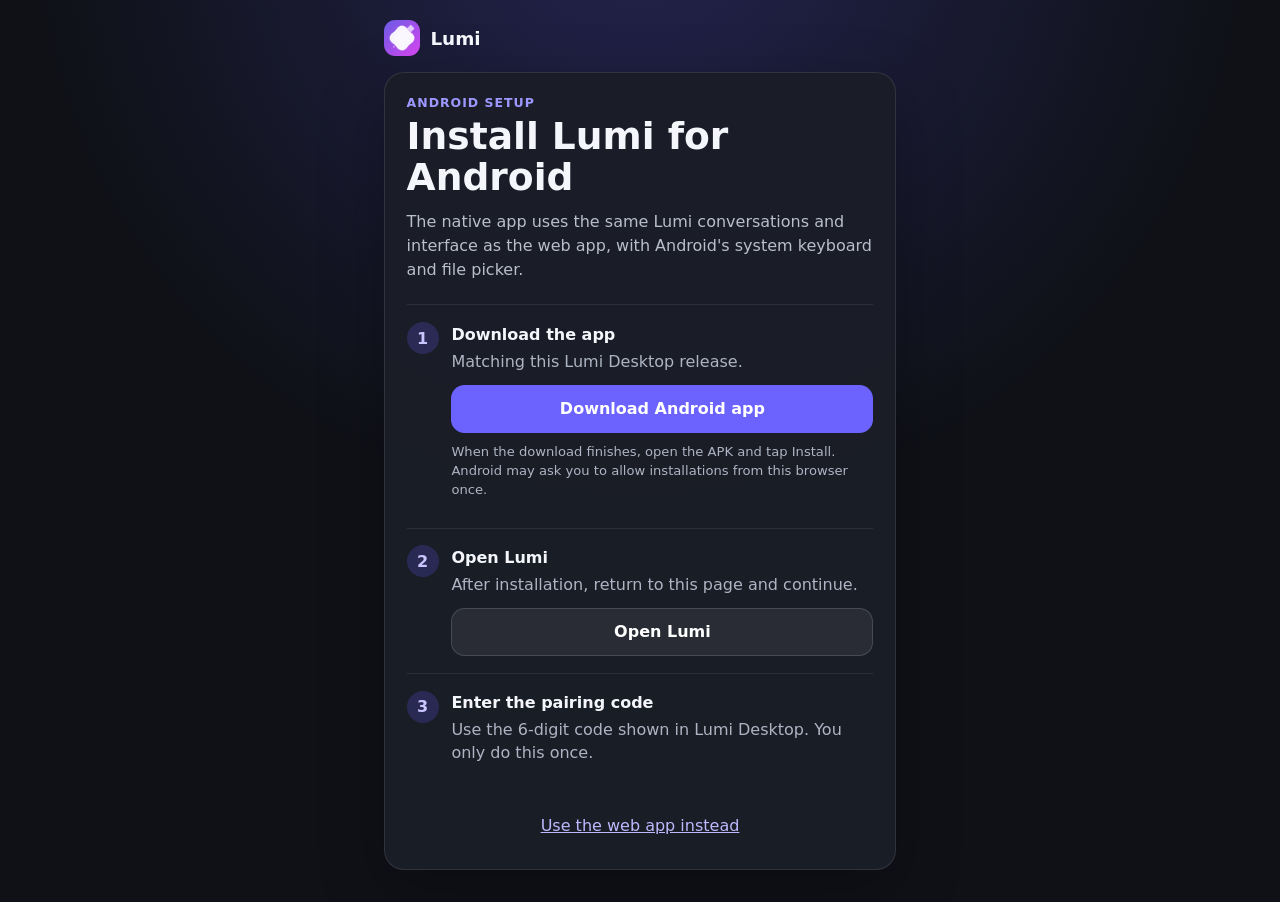
<file: src/Lumi.Mobile.Browser/wwwroot/android.html>
<!doctype html>
<html lang="en">
<head>
    <meta charset="utf-8">
    <meta name="viewport" content="width=device-width, initial-scale=1, viewport-fit=cover">
    <meta name="theme-color" content="#0f1117">
    <title>Install Lumi for Android</title>
    <link rel="icon" href="./icons/lumi-192.png">
    <link rel="stylesheet" href="./android-install.css">
</head>
<body>
    <main>
        <header class="brand">
            <img src="./icons/lumi-192.png" alt="">
            <span>Lumi</span>
        </header>

        <section class="card">
            <p class="eyebrow">Android setup</p>
            <h1>Install Lumi for Android</h1>
            <p class="intro">
                The native app uses the same Lumi conversations and interface as the web app,
                with Android's system keyboard and file picker.
            </p>

            <div class="step">
                <span class="number">1</span>
                <div>
                    <h2>Download the app</h2>
                    <p id="version-label">Matching this Lumi Desktop release.</p>
                    <a id="download-apk" class="button primary" href="#">Download Android app</a>
                    <p class="hint">
                        When the download finishes, open the APK and tap Install. Android may ask
                        you to allow installations from this browser once.
                    </p>
                </div>
            </div>

            <div class="step">
                <span class="number">2</span>
                <div>
                    <h2>Open Lumi</h2>
                    <p>After installation, return to this page and continue.</p>
                    <a id="open-lumi" class="button secondary" href="#">Open Lumi</a>
                </div>
            </div>

            <div class="step">
                <span class="number">3</span>
                <div>
                    <h2>Enter the pairing code</h2>
                    <p>Use the 6-digit code shown in Lumi Desktop. You only do this once.</p>
                </div>
            </div>

            <a class="web-link" href="./">Use the web app instead</a>
        </section>
    </main>

    <script type="module" src="./android-install.js"></script>
</body>
</html>
</file>
<file: src/Lumi.Mobile.Browser/wwwroot/android-install.css>
:root {
    color-scheme: dark;
    font-family: Inter, system-ui, -apple-system, BlinkMacSystemFont, "Segoe UI", sans-serif;
    background: #0f1117;
    color: #f4f6fb;
}

* {
    box-sizing: border-box;
}

body {
    margin: 0;
    min-height: 100vh;
    background:
        radial-gradient(circle at 50% -10%, rgba(98, 91, 246, 0.25), transparent 38rem),
        #0f1117;
}

main {
    width: min(100%, 34rem);
    margin: 0 auto;
    padding:
        max(1.25rem, env(safe-area-inset-top))
        1rem
        max(2rem, env(safe-area-inset-bottom));
}

.brand {
    display: flex;
    align-items: center;
    gap: 0.65rem;
    margin-bottom: 1rem;
    font-size: 1.15rem;
    font-weight: 700;
}

.brand img {
    width: 2.25rem;
    height: 2.25rem;
    border-radius: 0.7rem;
}

.card {
    padding: 1.35rem;
    border: 1px solid rgba(255, 255, 255, 0.1);
    border-radius: 1.25rem;
    background: rgba(27, 30, 40, 0.94);
    box-shadow: 0 1.2rem 4rem rgba(0, 0, 0, 0.28);
}

.eyebrow {
    margin: 0 0 0.4rem;
    color: #9d98ff;
    font-size: 0.78rem;
    font-weight: 700;
    letter-spacing: 0.08em;
    text-transform: uppercase;
}

h1 {
    margin: 0;
    font-size: clamp(1.75rem, 8vw, 2.35rem);
    line-height: 1.08;
}

.intro {
    margin: 0.8rem 0 1.4rem;
    color: #b9becc;
    line-height: 1.5;
}

.step {
    display: grid;
    grid-template-columns: 2rem minmax(0, 1fr);
    gap: 0.8rem;
    padding: 1.05rem 0;
    border-top: 1px solid rgba(255, 255, 255, 0.08);
}

.number {
    display: grid;
    width: 2rem;
    height: 2rem;
    place-items: center;
    border-radius: 999px;
    background: rgba(98, 91, 246, 0.22);
    color: #c8c5ff;
    font-weight: 700;
}

h2 {
    margin: 0.18rem 0 0.35rem;
    font-size: 1rem;
}

.step p {
    margin: 0 0 0.75rem;
    color: #aeb4c3;
    line-height: 1.45;
}

.button {
    display: flex;
    min-height: 3rem;
    align-items: center;
    justify-content: center;
    padding: 0.75rem 1rem;
    border-radius: 0.85rem;
    font-weight: 700;
    text-decoration: none;
    -webkit-tap-highlight-color: transparent;
}

.primary {
    background: #6c63ff;
    color: white;
}

.secondary {
    border: 1px solid rgba(255, 255, 255, 0.14);
    background: rgba(255, 255, 255, 0.07);
    color: white;
}

.hint {
    margin-top: 0.55rem !important;
    font-size: 0.82rem;
}

.web-link {
    display: block;
    margin-top: 0.6rem;
    padding: 0.8rem;
    color: #bdb9ff;
    text-align: center;
}
</file>
